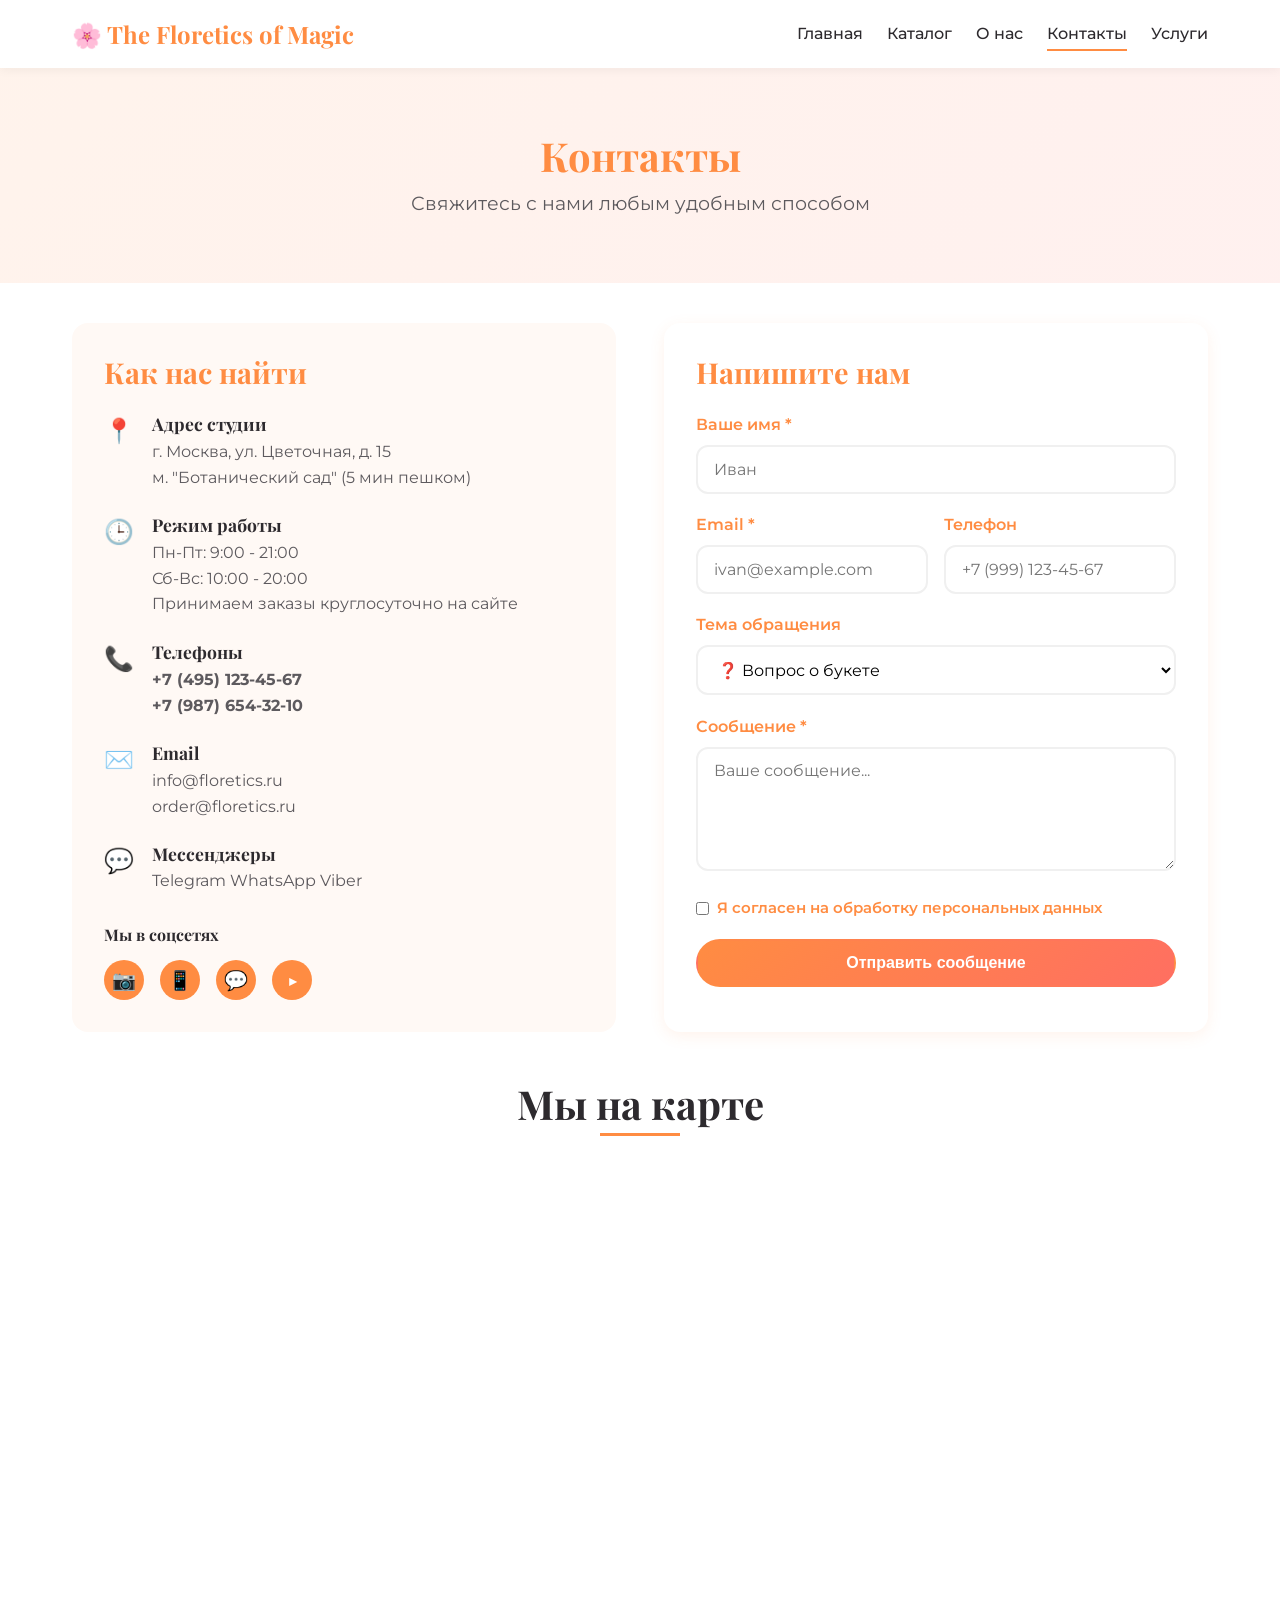
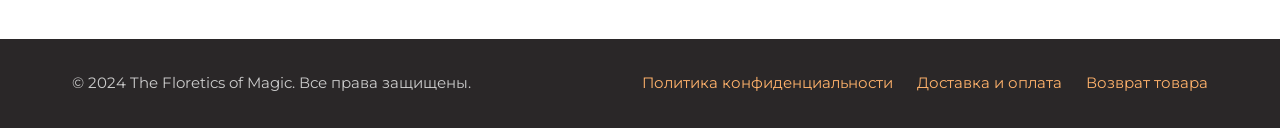
<file: contacts.html>
﻿<!DOCTYPE html>
<html lang="ru">
<head>
    <meta charset="UTF-8">
    <meta name="viewport" content="width=device-width, initial-scale=1.0">
    <title>The Floretics of Magic - Контакты</title>
    <!-- Google Fonts -->
    <link rel="preconnect" href="https://fonts.googleapis.com">
    <link rel="preconnect" href="https://fonts.gstatic.com" crossorigin>
    <link href="https://fonts.googleapis.com/css2?family=Montserrat:wght@300;400;600;700&family=Playfair+Display:ital@1&display=swap" rel="stylesheet">
    <link rel="stylesheet" href="css/style.css">
</head>
<body>
    <header class="header" id="header">
        <div class="container">
            <div class="header__inner">
                <div class="logo">
                    <a href="index.html">🌸 The Floretics of Magic</a>
                </div>
                <nav class="nav">
                    <ul class="nav__list">
                        <li class="nav__item"><a href="index.html" class="nav__link">Главная</a></li>
                        <li class="nav__item"><a href="catalog.html" class="nav__link">Каталог</a></li>
                        <li class="nav__item"><a href="about.html" class="nav__link">О нас</a></li>
                        <li class="nav__item"><a href="contacts.html" class="nav__link active">Контакты</a></li>
                        <li class="nav__item dropdown">
                            <a href="#" class="nav__link">Услуги</a>
                            <ul class="dropdown__content">
                                <li><a href="design.html">Оформление</a></li>
                                <li><a href="delivery.html">Доставка</a></li>
                                <li><a href="consultation.html">Консультация</a></li>
                            </ul>
                        </li>
                    </ul>
                </nav>
            </div>
        </div>
    </header>

    <main>
        <!-- Заголовок страницы -->
        <section class="page-header">
            <div class="container">
                <h1 class="page-title">Контакты</h1>
                <p class="page-subtitle">Свяжитесь с нами любым удобным способом</p>
            </div>
        </section>

        <!-- Контактная информация и форма -->
        <section class="contacts-section">
            <div class="container">
                <div class="contacts-grid">
                    <!-- Левая колонка - контактная информация (ОДИН РАЗ) -->
                    <div class="contacts-info">
                        <h2 class="contacts-info__title">Как нас найти</h2>

                        <div class="contact-block">
                            <div class="contact-icon">📍</div>
                            <div class="contact-details">
                                <h4>Адрес студии</h4>
                                <p>г. Москва, ул. Цветочная, д. 15</p>
                                <p class="contact-sub">м. "Ботанический сад" (5 мин пешком)</p>
                            </div>
                        </div>

                        <div class="contact-block">
                            <div class="contact-icon">🕒</div>
                            <div class="contact-details">
                                <h4>Режим работы</h4>
                                <p>Пн-Пт: 9:00 - 21:00</p>
                                <p>Сб-Вс: 10:00 - 20:00</p>
                                <p class="contact-sub">Принимаем заказы круглосуточно на сайте</p>
                            </div>
                        </div>

                        <div class="contact-block">
                            <div class="contact-icon">📞</div>
                            <div class="contact-details">
                                <h4>Телефоны</h4>
                                <p><a href="tel:+74951234567" class="contact-phone">+7 (495) 123-45-67</a></p>
                                <p><a href="tel:+79876543210" class="contact-phone">+7 (987) 654-32-10</a></p>
                            </div>
                        </div>

                        <div class="contact-block">
                            <div class="contact-icon">✉️</div>
                            <div class="contact-details">
                                <h4>Email</h4>
                                <p><a href="mailto:info@floretics.ru" class="contact-email">info@floretics.ru</a></p>
                                <p><a href="mailto:order@floretics.ru" class="contact-email">order@floretics.ru</a></p>
                            </div>
                        </div>

                        <div class="contact-block">
                            <div class="contact-icon">💬</div>
                            <div class="contact-details">
                                <h4>Мессенджеры</h4>
                                <div class="messenger-links">
                                    <a href="https://t.me/floretics" target="_blank" class="messenger-link">Telegram</a>
                                    <a href="https://wa.me/79876543210" target="_blank" class="messenger-link">WhatsApp</a>
                                    <a href="viber://chat?number=79876543210" target="_blank" class="messenger-link">Viber</a>
                                </div>
                            </div>
                        </div>

                        <div class="social-links">
                            <h4>Мы в соцсетях</h4>
                            <div class="social-icons">
                                <a href="#" class="social-icon">📷</a>
                                <a href="#" class="social-icon">📱</a>
                                <a href="#" class="social-icon">💬</a>
                                <a href="#" class="social-icon">▶️</a>
                            </div>
                        </div>
                    </div>

                    <!-- Правая колонка - форма обратной связи -->
                    <div class="contacts-form">
                        <h2 class="contacts-form__title">Напишите нам</h2>
                        <form action="#" method="post" class="contact-form" id="contactForm">
                            <div class="form-group">
                                <label for="name">Ваше имя *</label>
                                <input type="text" id="name" name="name" placeholder="Иван" required>
                            </div>

                            <div class="form-row">
                                <div class="form-group half">
                                    <label for="email">Email *</label>
                                    <input type="email" id="email" name="email" placeholder="ivan@example.com" required>
                                </div>
                                <div class="form-group half">
                                    <label for="phone">Телефон</label>
                                    <input type="tel" id="phone" name="phone" placeholder="+7 (999) 123-45-67">
                                </div>
                            </div>

                            <div class="form-group">
                                <label for="subject">Тема обращения</label>
                                <select id="subject" name="subject">
                                    <option value="question">❓ Вопрос о букете</option>
                                    <option value="order">📦 Заказ</option>
                                    <option value="collaboration">🤝 Сотрудничество</option>
                                    <option value="other">💭 Другое</option>
                                </select>
                            </div>

                            <div class="form-group">
                                <label for="message">Сообщение *</label>
                                <textarea id="message" name="message" rows="5" placeholder="Ваше сообщение..." required></textarea>
                            </div>

                            <div class="form-group checkbox">
                                <input type="checkbox" id="agree" required>
                                <label for="agree">Я согласен на обработку персональных данных</label>
                            </div>

                            <button type="submit" class="btn btn--primary btn--full" id="submitBtn">Отправить сообщение</button>
                        </form>

                        <div class="success-message" id="successMessage" style="display: none;">
                            <div class="success-icon">✅</div>
                            <h3>Сообщение отправлено!</h3>
                            <p>Мы свяжемся с вами в ближайшее время</p>
                            <button class="btn" onclick="hideSuccessMessage()">Закрыть</button>
                        </div>
                    </div>
                </div>
            </div>
        </section>

        <!-- Карта -->
        <section class="map-section">
            <div class="container">
                <h2 class="section-title">Мы на карте</h2>
                <div class="map-container">
                    <iframe src="https://www.google.com/maps/embed?pb=!1m18!1m12!1m3!1d2245.123456789!2d37.6!3d55.7!2m3!1f0!2f0!3f0!3m2!1i1024!2i768!4f13.1!3m3!1m2!1s0x0%3A0x0!2zNTXCsDQyJzAwLjAiTiAzN8KwMzYnMDAuMCJF!5e0!3m2!1sru!2sru!4v1234567890" width="100%" height="400" style="border:0;" allowfullscreen="" loading="lazy"></iframe>
                </div>
            </div>
        </section>
    </main>

    <footer class="footer">
        <div class="container">
            <div class="footer__inner">
                <p>&copy; 2024 The Floretics of Magic. Все права защищены.</p>
                <ul class="footer__links">
                    <li><a href="policy.html">Политика конфиденциальности</a></li>
                    <li><a href="delivery.html">Доставка и оплата</a></li>
                    <li><a href="return.html">Возврат товара</a></li>
                </ul>
            </div>
        </div>
    </footer>

    <script>
        window.addEventListener('scroll', function () {
            const header = document.getElementById('header');
            if (window.scrollY > 50) {
                header.classList.add('header-scrolled');
            } else {
                header.classList.remove('header-scrolled');
            }
        });

        // Форма обратной связи
        document.getElementById('contactForm')?.addEventListener('submit', function (e) {
            e.preventDefault();

            document.getElementById('contactForm').style.display = 'none';
            document.getElementById('successMessage').style.display = 'block';
        });

        function hideSuccessMessage() {
            document.getElementById('contactForm').style.display = 'block';
            document.getElementById('successMessage').style.display = 'none';
            document.getElementById('contactForm').reset();
        }
    </script>
</body>
</html>
</html>
</file>
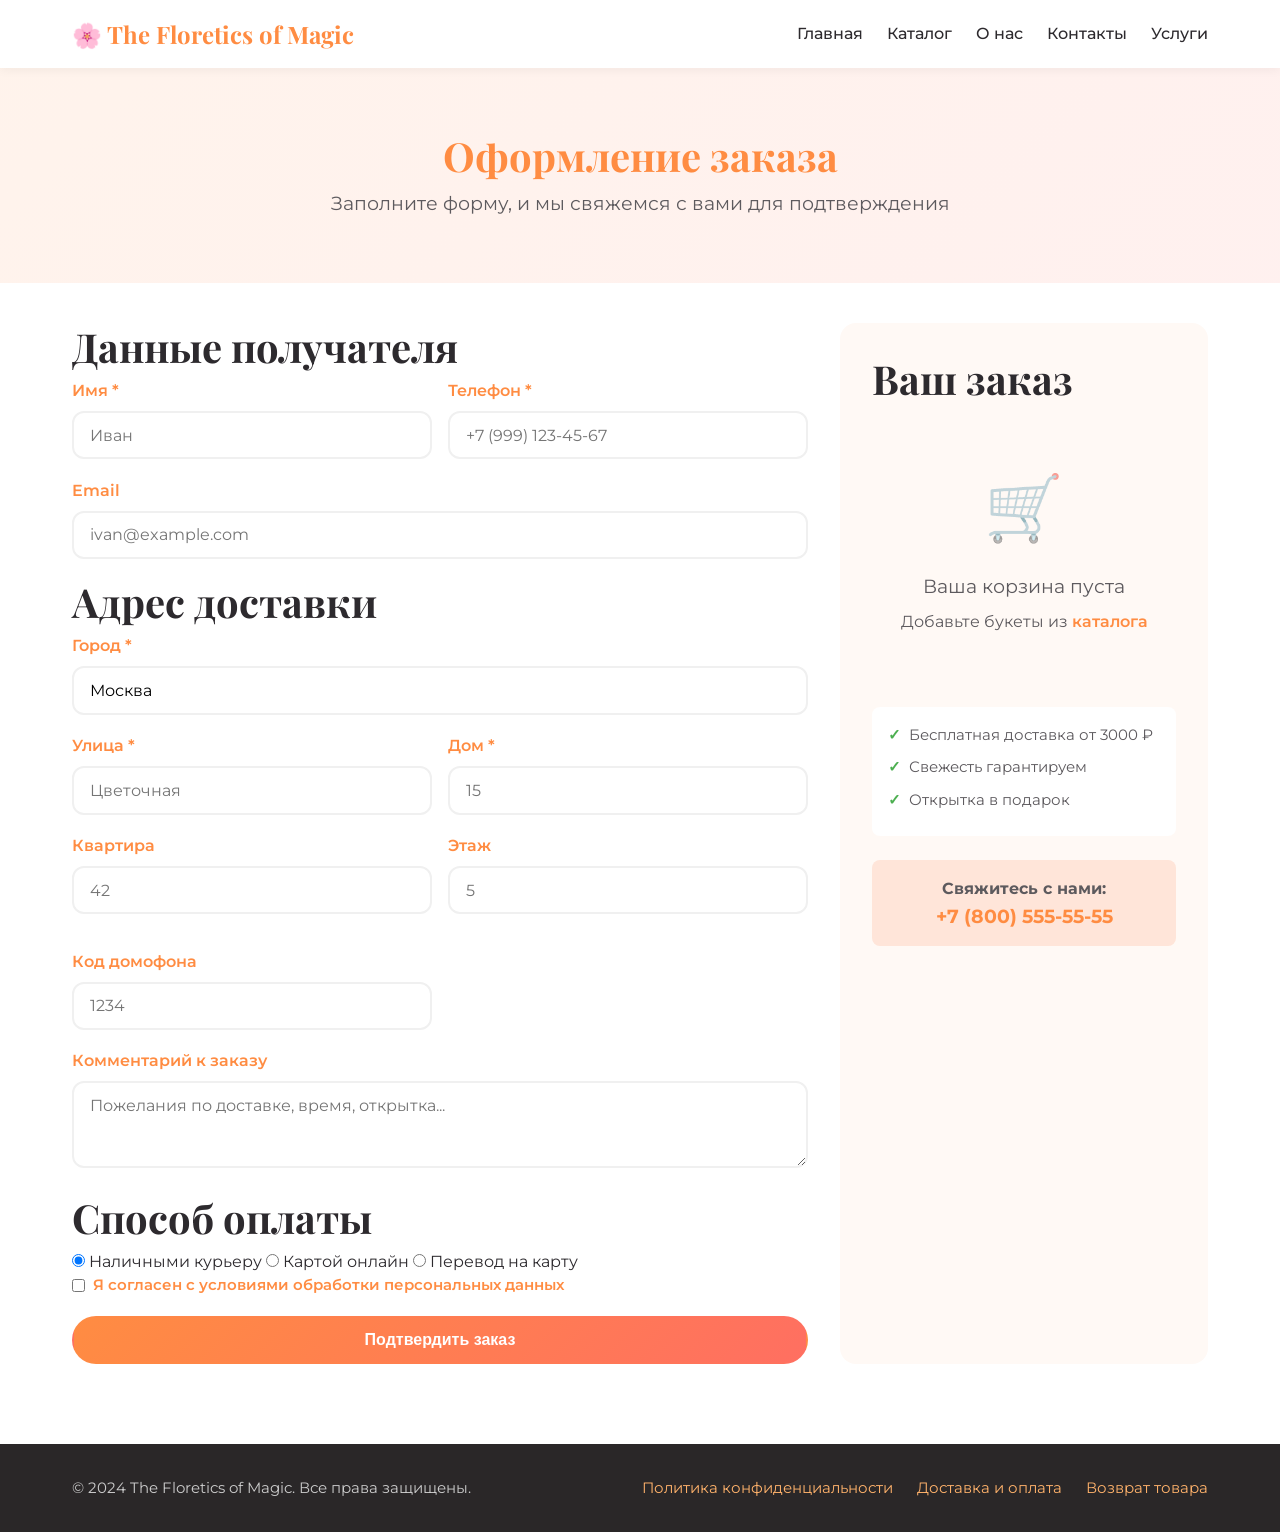
<file: order.html>
﻿<!DOCTYPE html>
<html lang="ru">
<head>
    <meta charset="UTF-8">
    <meta name="viewport" content="width=device-width, initial-scale=1.0">
    <title>The Floretics of Magic - Оформление заказа</title>
    <!-- Google Fonts -->
    <link rel="preconnect" href="https://fonts.googleapis.com">
    <link rel="preconnect" href="https://fonts.gstatic.com" crossorigin>
    <link href="https://fonts.googleapis.com/css2?family=Montserrat:wght@300;400;600;700&family=Playfair+Display:ital@1&display=swap" rel="stylesheet">
    <link rel="stylesheet" href="css/style.css">
    <style>
        /* Дополнительные стили для корзины */
        .cart-item {
            display: flex;
            justify-content: space-between;
            align-items: center;
            padding: 1rem 0;
            border-bottom: 1px solid #eee;
        }

            .cart-item:last-child {
                border-bottom: none;
            }

        .cart-item__info {
            flex: 1;
        }

        .cart-item__title {
            font-size: 1.1rem;
            font-weight: 600;
            margin-bottom: 0.3rem;
        }

        .cart-item__price {
            color: var(--color-primary);
            font-weight: 700;
        }

        .cart-item__quantity-controls {
            display: flex;
            align-items: center;
            gap: 0.8rem;
            margin: 0 1rem;
        }

        .quantity-btn {
            width: 30px;
            height: 30px;
            border-radius: 50%;
            border: 2px solid var(--color-primary);
            background: white;
            color: var(--color-primary);
            font-size: 1.2rem;
            font-weight: bold;
            cursor: pointer;
            display: flex;
            align-items: center;
            justify-content: center;
            transition: var(--transition);
        }

            .quantity-btn:hover {
                background: var(--color-primary);
                color: white;
            }

        .quantity-value {
            font-size: 1.1rem;
            font-weight: 600;
            min-width: 30px;
            text-align: center;
        }

        .cart-item__remove {
            background: none;
            border: none;
            font-size: 1.2rem;
            cursor: pointer;
            color: #999;
            padding: 0.5rem;
            transition: var(--transition);
        }

            .cart-item__remove:hover {
                color: #ff0000;
                transform: scale(1.1);
            }

        .cart-empty {
            text-align: center;
            padding: 3rem 1rem;
        }

        .cart-empty-icon {
            font-size: 4rem;
            margin-bottom: 1rem;
            opacity: 0.5;
        }

        .cart-empty-text {
            font-size: 1.2rem;
            color: var(--color-text-light);
            margin-bottom: 0.5rem;
        }

        .cart-empty-subtext a {
            color: var(--color-primary);
            text-decoration: none;
            font-weight: 600;
        }

            .cart-empty-subtext a:hover {
                text-decoration: underline;
            }

        .cart-totals {
            margin: 1.5rem 0;
            padding: 1rem 0;
            border-top: 2px dashed #ddd;
            border-bottom: 2px dashed #ddd;
        }

        .cart-subtotal,
        .cart-delivery,
        .cart-discount,
        .cart-total {
            display: flex;
            justify-content: space-between;
            margin-bottom: 0.5rem;
        }

        .cart-total {
            font-size: 1.2rem;
            font-weight: 700;
            color: var(--color-primary);
            margin-top: 0.5rem;
            padding-top: 0.5rem;
            border-top: 1px solid #eee;
        }

        .cart-discount {
            color: #4CAF50;
        }

        .promo-input {
            display: flex;
            gap: 0.5rem;
            margin: 1rem 0;
        }

            .promo-input input {
                flex: 1;
                padding: 0.8rem;
                border: 2px solid #eee;
                border-radius: 8px;
                font-family: inherit;
            }

                .promo-input input:focus {
                    outline: none;
                    border-color: var(--color-primary);
                }

        .promo-message {
            font-size: 0.9rem;
            margin-top: 0.3rem;
        }

        .cart-info {
            margin-top: 1.5rem;
            padding: 1rem;
            background: white;
            border-radius: 8px;
        }

            .cart-info p {
                margin-bottom: 0.5rem;
                color: var(--color-text-light);
                display: flex;
                align-items: center;
                gap: 0.5rem;
            }

                .cart-info p::before {
                    content: '✓';
                    color: #4CAF50;
                    font-weight: bold;
                }

        .cart-contact {
            margin-top: 1.5rem;
            text-align: center;
            padding: 1rem;
            background: var(--color-secondary);
            border-radius: 8px;
        }

        .contact-phone {
            font-size: 1.2rem;
            font-weight: 700;
            color: var(--color-primary);
            text-decoration: none;
        }

            .contact-phone:hover {
                text-decoration: underline;
            }
    </style>
</head>
<body>
    <header class="header" id="header">
        <div class="container">
            <div class="header__inner">
                <div class="logo">
                    <a href="index.html">🌸 The Floretics of Magic</a>
                </div>
                <nav class="nav">
                    <ul class="nav__list">
                        <li class="nav__item"><a href="index.html" class="nav__link">Главная</a></li>
                        <li class="nav__item"><a href="catalog.html" class="nav__link">Каталог</a></li>
                        <li class="nav__item"><a href="about.html" class="nav__link">О нас</a></li>
                        <li class="nav__item"><a href="contacts.html" class="nav__link">Контакты</a></li>
                        <li class="nav__item dropdown">
                            <a href="#" class="nav__link">Услуги</a>
                            <ul class="dropdown__content">
                                <li><a href="#">Оформление</a></li>
                                <li><a href="#">Доставка</a></li>
                                <li><a href="#">Консультация</a></li>
                            </ul>
                        </li>
                    </ul>
                </nav>
            </div>
        </div>
    </header>

    <main>
        <!-- Заголовок страницы -->
        <section class="page-header">
            <div class="container">
                <h1 class="page-title">Оформление заказа</h1>
                <p class="page-subtitle">Заполните форму, и мы свяжемся с вами для подтверждения</p>
            </div>
        </section>

        <!-- Форма заказа -->
        <section class="order-section">
            <div class="container">
                <div class="order-grid">
                    <!-- Левая колонка - форма -->
                    <div class="order-form-container">
                        <h2 class="order-form__title">Данные получателя</h2>
                        <form action="#" method="post" class="order-form" id="orderForm">
                            <div class="form-row">
                                <div class="form-group half">
                                    <label for="order-name">Имя *</label>
                                    <input type="text" id="order-name" name="name" placeholder="Иван" required>
                                </div>
                                <div class="form-group half">
                                    <label for="order-phone">Телефон *</label>
                                    <input type="tel" id="order-phone" name="phone" placeholder="+7 (999) 123-45-67" required>
                                </div>
                            </div>

                            <div class="form-group">
                                <label for="order-email">Email</label>
                                <input type="email" id="order-email" name="email" placeholder="ivan@example.com">
                            </div>

                            <h2 class="order-form__title">Адрес доставки</h2>
                            <div class="form-group">
                                <label for="order-city">Город *</label>
                                <input type="text" id="order-city" name="city" value="Москва" required>
                            </div>

                            <div class="form-row">
                                <div class="form-group half">
                                    <label for="order-street">Улица *</label>
                                    <input type="text" id="order-street" name="street" placeholder="Цветочная" required>
                                </div>
                                <div class="form-group half">
                                    <label for="order-house">Дом *</label>
                                    <input type="text" id="order-house" name="house" placeholder="15" required>
                                </div>
                            </div>

                            <div class="form-row">
                                <div class="form-group third">
                                    <label for="order-apartment">Квартира</label>
                                    <input type="text" id="order-apartment" name="apartment" placeholder="42">
                                </div>
                                <div class="form-group third">
                                    <label for="order-floor">Этаж</label>
                                    <input type="text" id="order-floor" name="floor" placeholder="5">
                                </div>
                                <div class="form-group third">
                                    <label for="order-code">Код домофона</label>
                                    <input type="text" id="order-code" name="code" placeholder="1234">
                                </div>
                            </div>

                            <div class="form-group">
                                <label for="order-comment">Комментарий к заказу</label>
                                <textarea id="order-comment" name="comment" rows="3" placeholder="Пожелания по доставке, время, открытка..."></textarea>
                            </div>

                            <h2 class="order-form__title">Способ оплаты</h2>
                            <div class="payment-options">
                                <label class="payment-option">
                                    <input type="radio" name="payment" value="cash" checked>
                                    <span>Наличными курьеру</span>
                                </label>
                                <label class="payment-option">
                                    <input type="radio" name="payment" value="card">
                                    <span>Картой онлайн</span>
                                </label>
                                <label class="payment-option">
                                    <input type="radio" name="payment" value="transfer">
                                    <span>Перевод на карту</span>
                                </label>
                            </div>

                            <div class="form-group checkbox">
                                <input type="checkbox" id="order-agree" required>
                                <label for="order-agree">Я согласен с условиями обработки персональных данных</label>
                            </div>

                            <button type="submit" class="btn btn--primary btn--full" id="submitOrder">Подтвердить заказ</button>
                        </form>
                    </div>

                    <!-- Правая колонка - КОРЗИНА -->
                    <div class="order-cart">
                        <h2 class="order-cart__title">Ваш заказ</h2>

                        <!-- Пустая корзина (будет показана, если нет товаров) -->
                        <div class="cart-empty" id="cartEmpty">
                            <div class="cart-empty-icon">🛒</div>
                            <p class="cart-empty-text">Ваша корзина пуста</p>
                            <p class="cart-empty-subtext">Добавьте букеты из <a href="catalog.html">каталога</a></p>
                        </div>

                        <!-- Контейнер для товаров -->
                        <div class="cart-items" id="cartItems"></div>

                        <!-- Итоги корзины -->
                        <div class="cart-totals" id="cartTotals">
                            <div class="cart-subtotal">
                                <span>Товары:</span>
                                <span id="subtotal">0 ₽</span>
                            </div>
                            <div class="cart-delivery">
                                <span>Доставка:</span>
                                <span id="delivery">Бесплатно</span>
                            </div>
                            <div class="cart-total">
                                <span>Итого:</span>
                                <span id="total">0 ₽</span>
                            </div>
                        </div>

                        <!-- Промокод -->
                        <div class="cart-promo" id="cartPromo">
                            <p>Есть промокод?</p>
                            <div class="promo-input">
                                <input type="text" id="promoCode" placeholder="Введите промокод">
                                <button class="btn btn--small" id="applyPromo">Применить</button>
                            </div>
                            <div class="promo-message" id="promoMessage"></div>
                        </div>

                        <!-- Преимущества -->
                        <div class="cart-info">
                            <p>Бесплатная доставка от 3000 ₽</p>
                            <p>Свежесть гарантируем</p>
                            <p>Открытка в подарок</p>
                        </div>

                        <!-- Контактный телефон -->
                        <div class="cart-contact">
                            <p><strong>Свяжитесь с нами:</strong></p>
                            <a href="tel:+78005555555" class="contact-phone">+7 (800) 555-55-55</a>
                        </div>
                    </div>
                </div>
            </div>
        </section>

        <!-- Сообщение об успешном заказе -->
        <div class="success-message" id="orderSuccess" style="display: none;">
            <div class="success-icon">✅</div>
            <h3>Заказ оформлен!</h3>
            <p>Спасибо за ваш заказ. Мы свяжемся с вами в ближайшее время для подтверждения.</p>
            <a href="index.html" class="btn">Вернуться на главную</a>
        </div>
    </main>

    <footer class="footer">
        <div class="container">
            <div class="footer__inner">
                <p>&copy; 2024 The Floretics of Magic. Все права защищены.</p>
                <ul class="footer__links">
                    <li><a href="#">Политика конфиденциальности</a></li>
                    <li><a href="#">Доставка и оплата</a></li>
                    <li><a href="#">Возврат товара</a></li>
                </ul>
            </div>
        </div>
    </footer>

    <script>
        // Скрипт для изменения шапки при скролле
        window.addEventListener('scroll', function () {
            const header = document.getElementById('header');
            if (window.scrollY > 50) {
                header.classList.add('header-scrolled');
            } else {
                header.classList.remove('header-scrolled');
            }
        });

        // ===== РАБОТА С КОРЗИНОЙ (ЗАГРУЗКА ИЗ localStorage) =====

        // Загружаем корзину из localStorage
        let cartItems = JSON.parse(localStorage.getItem('cart')) || [];

        let appliedPromo = null;
        const promoCodes = {
            'FLOWER10': 10,
            'FLOWER20': 20,
            'WELCOME': 15
        };

        // Функция сохранения корзины в localStorage
        function saveCart() {
            localStorage.setItem('cart', JSON.stringify(cartItems));
        }

        // Функция обновления отображения корзины
        function updateCartDisplay() {
            const cartEmpty = document.getElementById('cartEmpty');
            const cartItemsDiv = document.getElementById('cartItems');
            const cartTotals = document.getElementById('cartTotals');
            const cartPromo = document.getElementById('cartPromo');

            if (cartItems.length === 0) {
                // Показываем пустую корзину
                cartEmpty.style.display = 'block';
                cartItemsDiv.style.display = 'none';
                cartTotals.style.display = 'none';
                cartPromo.style.display = 'none';
                return;
            }

            // Скрываем пустую корзину, показываем товары
            cartEmpty.style.display = 'none';
            cartItemsDiv.style.display = 'block';
            cartTotals.style.display = 'block';
            cartPromo.style.display = 'block';

            // Очищаем и перестраиваем список товаров
            cartItemsDiv.innerHTML = '';

            cartItems.forEach(item => {
                const itemDiv = document.createElement('div');
                itemDiv.className = 'cart-item';
                itemDiv.dataset.id = item.id;
                itemDiv.innerHTML = `
                        <div class="cart-item__info">
                            <div class="cart-item__title">${item.name}</div>
                            <div class="cart-item__price">${item.price} ₽</div>
                        </div>
                        <div class="cart-item__quantity-controls">
                            <button class="quantity-btn minus" data-id="${item.id}">−</button>
                            <span class="quantity-value" id="quantity-${item.id}">${item.quantity}</span>
                            <button class="quantity-btn plus" data-id="${item.id}">+</button>
                        </div>
                        <button class="cart-item__remove" data-id="${item.id}">✕</button>
                    `;
                cartItemsDiv.appendChild(itemDiv);
            });

            // Добавляем обработчики для новых кнопок
            document.querySelectorAll('.quantity-btn.plus').forEach(btn => {
                btn.addEventListener('click', function () {
                    const id = parseInt(this.dataset.id);
                    const item = cartItems.find(item => item.id === id);
                    if (item) {
                        item.quantity++;
                        saveCart();
                        updateCartDisplay();
                    }
                });
            });

            document.querySelectorAll('.quantity-btn.minus').forEach(btn => {
                btn.addEventListener('click', function () {
                    const id = parseInt(this.dataset.id);
                    const item = cartItems.find(item => item.id === id);
                    if (item && item.quantity > 1) {
                        item.quantity--;
                        saveCart();
                        updateCartDisplay();
                    }
                });
            });

            document.querySelectorAll('.cart-item__remove').forEach(btn => {
                btn.addEventListener('click', function () {
                    const id = parseInt(this.dataset.id);
                    cartItems = cartItems.filter(item => item.id !== id);
                    saveCart();
                    updateCartDisplay();
                });
            });

            // Рассчитываем суммы
            const subtotal = cartItems.reduce((sum, item) => sum + (item.price * item.quantity), 0);
            const delivery = subtotal >= 3000 ? 0 : 300;
            const discount = appliedPromo ? Math.round(subtotal * (appliedPromo / 100)) : 0;
            const total = subtotal - discount + (delivery === 0 ? 0 : delivery);

            // Обновляем отображение
            document.getElementById('subtotal').textContent = subtotal.toLocaleString() + ' ₽';

            if (delivery === 0) {
                document.getElementById('delivery').textContent = 'Бесплатно';
            } else {
                document.getElementById('delivery').textContent = delivery + ' ₽';
            }

            // Показываем скидку, если есть
            const oldDiscount = document.getElementById('discount');
            if (oldDiscount) oldDiscount.remove();

            if (discount > 0) {
                const discountElement = document.createElement('div');
                discountElement.id = 'discount';
                discountElement.className = 'cart-discount';
                discountElement.innerHTML = `<span>Скидка (${appliedPromo}%):</span><span>-${discount.toLocaleString()} ₽</span>`;

                const totalsDiv = document.querySelector('.cart-totals');
                totalsDiv.insertBefore(discountElement, document.querySelector('.cart-total'));
            }

            document.getElementById('total').textContent = total.toLocaleString() + ' ₽';
        }

        // Обработчик для промокода
        document.getElementById('applyPromo')?.addEventListener('click', function () {
            if (cartItems.length === 0) {
                alert('Сначала добавьте товары в корзину');
                return;
            }

            const promoInput = document.getElementById('promoCode');
            const promoMessage = document.getElementById('promoMessage');
            const code = promoInput.value.trim().toUpperCase();

            if (promoCodes[code]) {
                appliedPromo = promoCodes[code];
                promoMessage.textContent = `Промокод применен! Скидка ${appliedPromo}%`;
                promoMessage.style.color = '#4CAF50';
                updateCartDisplay();
            } else {
                promoMessage.textContent = 'Неверный промокод';
                promoMessage.style.color = '#ff0000';
            }
        });

        // Обработчик отправки формы заказа
        document.getElementById('orderForm').addEventListener('submit', function (e) {
            e.preventDefault();

            // Проверка, что корзина не пуста
            if (cartItems.length === 0) {
                alert('Ваша корзина пуста. Добавьте букеты из каталога.');
                return;
            }

            // Проверка заполнения обязательных полей
            const name = document.getElementById('order-name').value;
            const phone = document.getElementById('order-phone').value;
            const street = document.getElementById('order-street').value;
            const house = document.getElementById('order-house').value;
            const agree = document.getElementById('order-agree').checked;

            if (!name || !phone || !street || !house || !agree) {чч
                alert('Пожалуйста, заполните все обязательные поля');
                return;
            }

            // Проверка телефона (простая)
            if (phone.replace(/[^\d]/g, '').length < 10) {
                alert('Введите корректный номер телефона');
                return;
            }

            // Очищаем корзину после успешного заказа
            localStorage.removeItem('cart');

            // Скрываем форму и показываем сообщение об успехе
            document.querySelector('.order-section').style.display = 'none';
            document.getElementById('orderSuccess').style.display = 'block';
        });

        // Инициализация при загрузке страницы
        document.addEventListener('DOMContentLoaded', function () {
            updateCartDisplay();

            // Если есть товары в корзине, показываем их
            console.log('Загружено товаров из localStorage:', cartItems.length);
        });
    </script>
</body>

</html>
</file>
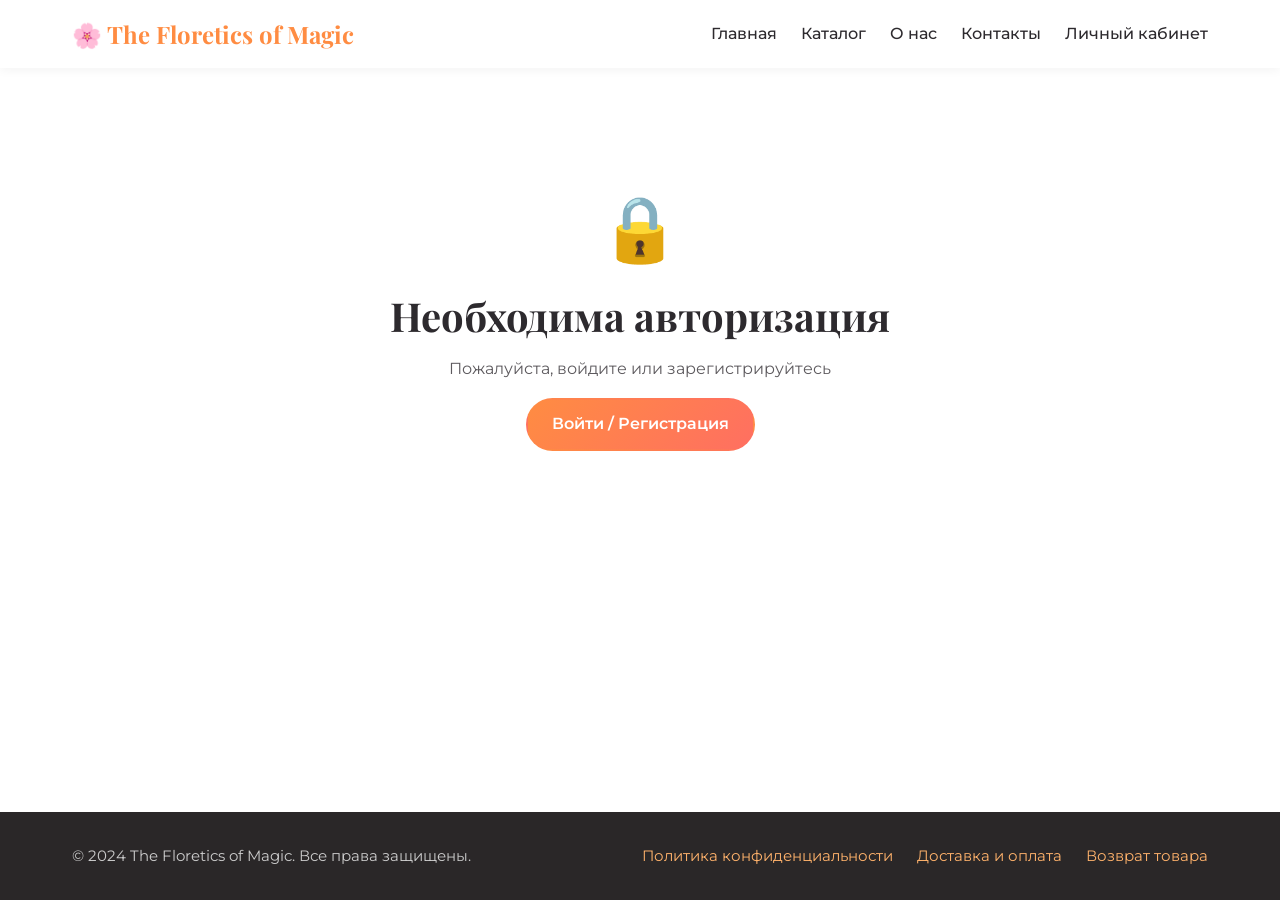
<file: profile.html>
﻿<!DOCTYPE html>
<html lang="ru">
<head>
    <meta charset="UTF-8">
    <meta name="viewport" content="width=device-width, initial-scale=1.0">
    <title>The Floretics of Magic - Мой профиль</title>
    <!-- Google Fonts -->
    <link rel="preconnect" href="https://fonts.googleapis.com">
    <link rel="preconnect" href="https://fonts.gstatic.com" crossorigin>
    <link href="https://fonts.googleapis.com/css2?family=Montserrat:wght@300;400;600;700&family=Playfair+Display:ital@1&display=swap" rel="stylesheet">
    <link rel="stylesheet" href="css/style.css">
    <style>
        .profile-section {
            padding: 3rem 0;
            min-height: 60vh;
        }

        .profile-container {
            max-width: 800px;
            margin: 0 auto;
        }

        .profile-header {
            background: linear-gradient(135deg, var(--color-primary), var(--color-gradient-end));
            color: white;
            padding: 2rem;
            border-radius: var(--border-radius) var(--border-radius) 0 0;
            text-align: center;
        }

        .profile-avatar {
            font-size: 5rem;
            margin-bottom: 1rem;
        }

        .profile-header h1 {
            color: white;
            margin-bottom: 0.5rem;
        }

        .profile-header p {
            opacity: 0.9;
        }

        .profile-content {
            background: white;
            padding: 2rem;
            border-radius: 0 0 var(--border-radius) var(--border-radius);
            box-shadow: var(--shadow);
        }

        .profile-info {
            margin-bottom: 2rem;
        }

        .info-row {
            display: flex;
            padding: 1rem 0;
            border-bottom: 1px solid #f0f0f0;
        }

        .info-label {
            width: 150px;
            font-weight: 600;
            color: var(--color-text-light);
        }

        .info-value {
            flex: 1;
            color: var(--color-text);
        }

        .profile-actions {
            display: flex;
            gap: 1rem;
            justify-content: center;
            margin-top: 2rem;
        }

        .orders-list {
            margin-top: 2rem;
        }

        .order-item {
            background: var(--color-card-bg);
            padding: 1.5rem;
            border-radius: var(--border-radius);
            margin-bottom: 1rem;
        }

        .order-header {
            display: flex;
            justify-content: space-between;
            margin-bottom: 1rem;
            padding-bottom: 0.5rem;
            border-bottom: 2px dashed #ddd;
        }

        .order-number {
            font-weight: 700;
            color: var(--color-primary);
        }

        .order-status {
            padding: 0.3rem 1rem;
            border-radius: 20px;
            font-size: 0.9rem;
            font-weight: 600;
        }

        .status-delivered {
            background: #4CAF50;
            color: white;
        }

        .status-processing {
            background: #ff9800;
            color: white;
        }

        .order-total {
            font-weight: 700;
            color: var(--color-primary);
        }
    </style>
</head>
<body>
    <header class="header" id="header">
        <div class="container">
            <div class="header__inner">
                <div class="logo">
                    <a href="index.html">🌸 The Floretics of Magic</a>
                </div>
                <nav class="nav">
                    <ul class="nav__list">
                        <li class="nav__item"><a href="index.html" class="nav__link">Главная</a></li>
                        <li class="nav__item"><a href="catalog.html" class="nav__link">Каталог</a></li>
                        <li class="nav__item"><a href="about.html" class="nav__link">О нас</a></li>
                        <li class="nav__item"><a href="contacts.html" class="nav__link">Контакты</a></li>
                        <li class="nav__item dropdown">
                            <a href="#" class="nav__link">Личный кабинет</a>
                            <ul class="dropdown__content" id="authDropdown"></ul>
                        </li>
                    </ul>
                </nav>
            </div>
        </div>
    </header>

    <main>
        <section class="profile-section">
            <div class="container">
                <div class="profile-container" id="profileContainer">
                    <!-- Динамически заполняется скриптом -->
                </div>
            </div>
        </section>
    </main>

    <footer class="footer">
        <div class="container">
            <div class="footer__inner">
                <p>&copy; 2024 The Floretics of Magic. Все права защищены.</p>
                <ul class="footer__links">
                    <li><a href="#">Политика конфиденциальности</a></li>
                    <li><a href="#">Доставка и оплата</a></li>
                    <li><a href="#">Возврат товара</a></li>
                </ul>
            </div>
        </div>
    </footer>

    <script>
        // Функция выхода
        function logout() {
            localStorage.removeItem('currentUser');
            window.location.href = 'index.html';
        }

        // Обновление меню авторизации
        function updateAuthMenu() {
            const dropdown = document.getElementById('authDropdown');
            if (!dropdown) return;

            const currentUser = JSON.parse(localStorage.getItem('currentUser'));

            if (currentUser) {
                dropdown.innerHTML = `
                    <li><a href="#" style="font-weight: bold; color: #ff8c42;">👤 ${currentUser.name}</a></li>
                    <li><a href="profile.html">Мой профиль</a></li>
                    <li><a href="orders.html">Мои заказы</a></li>
                    <li><a href="#" onclick="logout()">🚪 Выйти</a></li>
                `;
            } else {
                dropdown.innerHTML = `
                    <li><a href="register.html">🔑 Вход / Регистрация</a></li>
                `;
            }
        }

        // Загрузка профиля
        document.addEventListener('DOMContentLoaded', function() {
            updateAuthMenu();

            const currentUser = JSON.parse(localStorage.getItem('currentUser'));
            const container = document.getElementById('profileContainer');

            if (!currentUser) {
                // Если не авторизован, показываем сообщение
                container.innerHTML = `
                    <div style="text-align: center; padding: 4rem; background: white; border-radius: var(--border-radius);">
                        <div style="font-size: 4rem; margin-bottom: 1rem;">🔒</div>
                        <h2>Необходима авторизация</h2>
                        <p style="margin: 1rem 0; color: var(--color-text-light);">Пожалуйста, войдите или зарегистрируйтесь</p>
                        <a href="register.html" class="btn btn--primary">Войти / Регистрация</a>
                    </div>
                `;
                return;
            }

            // Загружаем тестовые заказы (в реальном проекте брались бы из БД)
            const orders = JSON.parse(localStorage.getItem('orders')) || [];
            const userOrders = orders.filter(o => o.userId === currentUser.id);

            let ordersHtml = '';
            if (userOrders.length > 0) {
                ordersHtml = '<h3 style="margin: 2rem 0 1rem;">Мои заказы</h3><div class="orders-list">';
                userOrders.forEach(order => {
                    ordersHtml += `
                        <div class="order-item">
                            <div class="order-header">
                                <span class="order-number">Заказ №${order.id}</span>
                                <span class="order-status ${order.status === 'delivered' ? 'status-delivered' : 'status-processing'}">
                                    ${order.status === 'delivered' ? 'Доставлен' : 'В обработке'}
                                </span>
                            </div>
                            <div style="display: flex; justify-content: space-between; margin-bottom: 0.5rem;">
                                <span>Дата: ${order.date}</span>
                                <span class="order-total">${order.total} ₽</span>
                            </div>
                            <div style="color: var(--color-text-light); font-size: 0.9rem;">
                                Товаров: ${order.items} шт.
                            </div>
                        </div>
                    `;
                });
                ordersHtml += '</div>';
            } else {
                ordersHtml = `
                    <div style="text-align: center; padding: 2rem; background: var(--color-card-bg); border-radius: var(--border-radius); margin-top: 2rem;">
                        <p style="margin-bottom: 1rem;">У вас пока нет заказов</p>
                        <a href="catalog.html" class="btn">Перейти в каталог</a>
                    </div>
                `;
            }

            // Отображаем профиль
            container.innerHTML = `
                <div class="profile-header">
                    <div class="profile-avatar">👤</div>
                    <h1>${currentUser.name}</h1>
                    <p>${currentUser.email}</p>
                </div>
                <div class="profile-content">
                    <div class="profile-info">
                        <h2 style="margin-bottom: 1.5rem;">Личные данные</h2>
                        <div class="info-row">
                            <span class="info-label">Имя:</span>
                            <span class="info-value">${currentUser.name}</span>
                        </div>
                        <div class="info-row">
                            <span class="info-label">Email:</span>
                            <span class="info-value">${currentUser.email}</span>
                        </div>
                        <div class="info-row">
                            <span class="info-label">Телефон:</span>
                            <span class="info-value">${currentUser.phone || 'Не указан'}</span>
                        </div>
                        <div class="info-row">
                            <span class="info-label">ID пользователя:</span>
                            <span class="info-value">#${currentUser.id}</span>
                        </div>
                    </div>

                    ${ordersHtml}

                    <div class="profile-actions">
                        <a href="catalog.html" class="btn">Продолжить покупки</a>
                        <a href="#" class="btn btn--secondary" onclick="logout()">Выйти</a>
                    </div>
                </div>
            `;
        });
    </script>
</body>
</html>
</file>
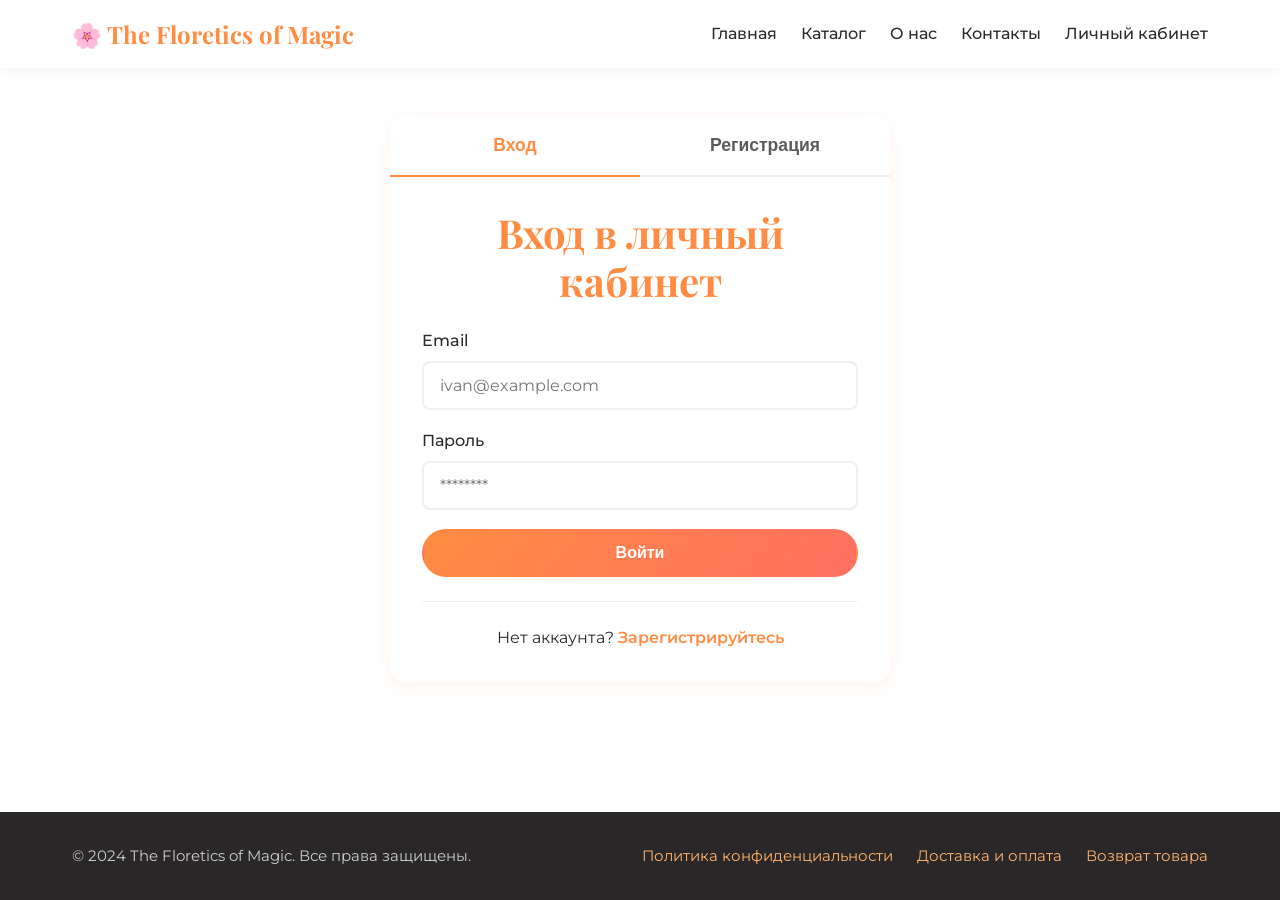
<file: register.html>
﻿<!DOCTYPE html>
<html lang="ru">
<head>
    <meta charset="UTF-8">
    <meta name="viewport" content="width=device-width, initial-scale=1.0">
    <title>The Floretics of Magic - Регистрация</title>
    <!-- Google Fonts -->
    <link rel="preconnect" href="https://fonts.googleapis.com">
    <link rel="preconnect" href="https://fonts.gstatic.com" crossorigin>
    <link href="https://fonts.googleapis.com/css2?family=Montserrat:wght@300;400;600;700&family=Playfair+Display:ital@1&display=swap" rel="stylesheet">
    <link rel="stylesheet" href="css/style.css">
    <style>
        .auth-section {
            padding: 3rem 0;
            min-height: 60vh;
            display: flex;
            align-items: center;
        }

        .auth-container {
            max-width: 500px;
            margin: 0 auto;
            background: white;
            border-radius: var(--border-radius);
            box-shadow: var(--shadow);
            overflow: hidden;
        }

        .auth-tabs {
            display: flex;
            border-bottom: 2px solid #f0f0f0;
        }

        .auth-tab {
            flex: 1;
            padding: 1.2rem;
            text-align: center;
            background: none;
            border: none;
            font-size: 1.1rem;
            font-weight: 600;
            color: var(--color-text-light);
            cursor: pointer;
            transition: var(--transition);
            position: relative;
        }

            .auth-tab.active {
                color: var(--color-primary);
            }

                .auth-tab.active::after {
                    content: '';
                    position: absolute;
                    bottom: -2px;
                    left: 0;
                    width: 100%;
                    height: 2px;
                    background: var(--color-primary);
                }

        .auth-form {
            padding: 2rem;
            display: none;
        }

            .auth-form.active {
                display: block;
            }

            .auth-form h2 {
                color: var(--color-primary);
                margin-bottom: 1.5rem;
                text-align: center;
            }

            .auth-form .form-group {
                margin-bottom: 1.2rem;
            }

            .auth-form label {
                display: block;
                margin-bottom: 0.5rem;
                font-weight: 500;
                color: var(--color-text);
            }

            .auth-form input {
                width: 100%;
                padding: 0.8rem 1rem;
                border: 2px solid #f0f0f0;
                border-radius: 8px;
                font-family: inherit;
                font-size: 1rem;
                transition: var(--transition);
            }

                .auth-form input:focus {
                    outline: none;
                    border-color: var(--color-primary);
                }

        .password-hint {
            font-size: 0.85rem;
            color: var(--color-text-light);
            margin-top: 0.3rem;
        }

        .auth-footer {
            text-align: center;
            margin-top: 1.5rem;
            padding-top: 1.5rem;
            border-top: 1px solid #f0f0f0;
        }

            .auth-footer a {
                color: var(--color-primary);
                text-decoration: none;
                font-weight: 600;
            }

                .auth-footer a:hover {
                    text-decoration: underline;
                }

        .error-message {
            color: #ff0000;
            font-size: 0.9rem;
            margin-top: 0.3rem;
            display: none;
        }

        .success-message {
            background: #4CAF50;
            color: white;
            padding: 1rem;
            border-radius: 8px;
            margin-bottom: 1rem;
            text-align: center;
            display: none;
        }

        .user-menu {
            display: flex;
            align-items: center;
            gap: 1rem;
        }

        .user-name {
            color: var(--color-primary);
            font-weight: 600;
        }

        .logout-btn {
            background: none;
            border: 2px solid var(--color-primary);
            color: var(--color-primary);
            padding: 0.4rem 1rem;
            border-radius: 20px;
            cursor: pointer;
            transition: var(--transition);
        }

            .logout-btn:hover {
                background: var(--color-primary);
                color: white;
            }
    </style>
</head>
<body>
    <header class="header" id="header">
        <div class="container">
            <div class="header__inner">
                <div class="logo">
                    <a href="index.html">🌸 The Floretics of Magic</a>
                </div>
                <nav class="nav">
                    <ul class="nav__list">
                        <li class="nav__item"><a href="index.html" class="nav__link">Главная</a></li>
                        <li class="nav__item"><a href="catalog.html" class="nav__link">Каталог</a></li>
                        <li class="nav__item"><a href="about.html" class="nav__link">О нас</a></li>
                        <li class="nav__item"><a href="contacts.html" class="nav__link">Контакты</a></li>
                        <li class="nav__item dropdown">
                            <a href="#" class="nav__link">Личный кабинет</a>
                            <ul class="dropdown__content" id="authDropdown">
                                <!-- Динамически заполняется скриптом -->
                            </ul>
                        </li>
                    </ul>
                </nav>
            </div>
        </div>
    </header>

    <main>
        <section class="auth-section">
            <div class="container">
                <div class="auth-container">
                    <div class="auth-tabs">
                        <button class="auth-tab active" onclick="switchTab('login')">Вход</button>
                        <button class="auth-tab" onclick="switchTab('register')">Регистрация</button>
                    </div>

                    <!-- Форма входа -->
                    <div class="auth-form active" id="loginForm">
                        <h2>Вход в личный кабинет</h2>
                        <div class="success-message" id="loginSuccess"></div>
                        <div class="error-message" id="loginError"></div>

                        <div class="form-group">
                            <label for="loginEmail">Email</label>
                            <input type="email" id="loginEmail" placeholder="ivan@example.com">
                        </div>

                        <div class="form-group">
                            <label for="loginPassword">Пароль</label>
                            <input type="password" id="loginPassword" placeholder="********">
                        </div>

                        <button class="btn btn--primary btn--full" onclick="login()">Войти</button>

                        <div class="auth-footer">
                            Нет аккаунта? <a href="#" onclick="switchTab('register')">Зарегистрируйтесь</a>
                        </div>
                    </div>

                    <!-- Форма регистрации -->
                    <div class="auth-form" id="registerForm">
                        <h2>Регистрация</h2>
                        <div class="success-message" id="registerSuccess"></div>
                        <div class="error-message" id="registerError"></div>

                        <div class="form-group">
                            <label for="regName">Имя *</label>
                            <input type="text" id="regName" placeholder="Иван">
                        </div>

                        <div class="form-group">
                            <label for="regEmail">Email *</label>
                            <input type="email" id="regEmail" placeholder="ivan@example.com">
                        </div>

                        <div class="form-group">
                            <label for="regPhone">Телефон</label>
                            <input type="tel" id="regPhone" placeholder="+7 (999) 123-45-67">
                        </div>

                        <div class="form-group">
                            <label for="regPassword">Пароль *</label>
                            <input type="password" id="regPassword" placeholder="Минимум 6 символов">
                            <div class="password-hint">Пароль должен содержать минимум 6 символов</div>
                        </div>

                        <div class="form-group">
                            <label for="regConfirmPassword">Подтверждение пароля *</label>
                            <input type="password" id="regConfirmPassword" placeholder="Повторите пароль">
                        </div>

                        <div class="form-group checkbox">
                            <input type="checkbox" id="regAgree">
                            <label for="regAgree">Я согласен на обработку персональных данных</label>
                        </div>

                        <button class="btn btn--primary btn--full" onclick="register()">Зарегистрироваться</button>

                        <div class="auth-footer">
                            Уже есть аккаунт? <a href="#" onclick="switchTab('login')">Войдите</a>
                        </div>
                    </div>
                </div>
            </div>
        </section>
    </main>

    <footer class="footer">
        <div class="container">
            <div class="footer__inner">
                <p>&copy; 2024 The Floretics of Magic. Все права защищены.</p>
                <ul class="footer__links">
                    <li><a href="#">Политика конфиденциальности</a></li>
                    <li><a href="#">Доставка и оплата</a></li>
                    <li><a href="#">Возврат товара</a></li>
                </ul>
            </div>
        </div>
    </footer>

    <script>
        // Переключение между вкладками
        function switchTab(tab) {
            const tabs = document.querySelectorAll('.auth-tab');
            const forms = document.querySelectorAll('.auth-form');

            tabs.forEach(t => t.classList.remove('active'));
            forms.forEach(f => f.classList.remove('active'));

            if (tab === 'login') {
                tabs[0].classList.add('active');
                document.getElementById('loginForm').classList.add('active');
            } else {
                tabs[1].classList.add('active');
                document.getElementById('registerForm').classList.add('active');
            }

            // Очищаем сообщения
            document.getElementById('loginError').style.display = 'none';
            document.getElementById('registerError').style.display = 'none';
            document.getElementById('loginSuccess').style.display = 'none';
            document.getElementById('registerSuccess').style.display = 'none';
        }

        // Функция регистрации
        function register() {
            const name = document.getElementById('regName').value.trim();
            const email = document.getElementById('regEmail').value.trim();
            const phone = document.getElementById('regPhone').value.trim();
            const password = document.getElementById('regPassword').value;
            const confirmPassword = document.getElementById('regConfirmPassword').value;
            const agree = document.getElementById('regAgree').checked;

            const errorDiv = document.getElementById('registerError');
            const successDiv = document.getElementById('registerSuccess');

            // Валидация
            if (!name || !email || !password || !confirmPassword) {
                showError('registerError', 'Пожалуйста, заполните все обязательные поля');
                return;
            }

            if (password.length < 6) {
                showError('registerError', 'Пароль должен содержать минимум 6 символов');
                return;
            }

            if (password !== confirmPassword) {
                showError('registerError', 'Пароли не совпадают');
                return;
            }

            if (!agree) {
                showError('registerError', 'Необходимо согласие на обработку данных');
                return;
            }

            // Проверка email
            const emailRegex = /^[^\s@]+@[^\s@]+\.[^\s@]+$/;
            if (!emailRegex.test(email)) {
                showError('registerError', 'Введите корректный email');
                return;
            }

            // Получаем существующих пользователей
            let users = JSON.parse(localStorage.getItem('users')) || [];

            // Проверяем, не занят ли email
            if (users.some(u => u.email === email)) {
                showError('registerError', 'Пользователь с таким email уже существует');
                return;
            }

            // Создаем нового пользователя
            const newUser = {
                id: Date.now(),
                name: name,
                email: email,
                phone: phone || '',
                password: password, // В реальном проекте нужно хешировать!
                registeredAt: new Date().toISOString()
            };

            users.push(newUser);
            localStorage.setItem('users', JSON.stringify(users));

            // Показываем успех
            successDiv.style.display = 'block';
            successDiv.textContent = 'Регистрация прошла успешно! Теперь вы можете войти.';
            errorDiv.style.display = 'none';

            // Очищаем форму
            document.getElementById('regName').value = '';
            document.getElementById('regEmail').value = '';
            document.getElementById('regPhone').value = '';
            document.getElementById('regPassword').value = '';
            document.getElementById('regConfirmPassword').value = '';
            document.getElementById('regAgree').checked = false;

            // Переключаем на вкладку входа через 2 секунды
            setTimeout(() => {
                switchTab('login');
            }, 2000);
        }

        // Функция входа
        function login() {
            const email = document.getElementById('loginEmail').value.trim();
            const password = document.getElementById('loginPassword').value;

            const errorDiv = document.getElementById('loginError');
            const successDiv = document.getElementById('loginSuccess');

            if (!email || !password) {
                showError('loginError', 'Заполните все поля');
                return;
            }

            // Получаем пользователей
            const users = JSON.parse(localStorage.getItem('users')) || [];

            // Ищем пользователя
            const user = users.find(u => u.email === email && u.password === password);

            if (user) {
                // Сохраняем текущего пользователя
                localStorage.setItem('currentUser', JSON.stringify({
                    id: user.id,
                    name: user.name,
                    email: user.email,
                    phone: user.phone
                }));

                successDiv.style.display = 'block';
                successDiv.textContent = 'Вход выполнен успешно! Перенаправляем...';
                errorDiv.style.display = 'none';

                // Обновляем меню
                updateAuthMenu();

                // Перенаправляем на главную через 1 секунду
                setTimeout(() => {
                    window.location.href = 'index.html';
                }, 1000);
            } else {
                showError('loginError', 'Неверный email или пароль');
            }
        }

        // Функция выхода
        function logout() {
            localStorage.removeItem('currentUser');
            updateAuthMenu();

            // Если мы на странице личного кабинета, перенаправляем на главную
            if (window.location.pathname.includes('register.html')) {
                window.location.href = 'index.html';
            }
        }

        // Обновление меню авторизации
        function updateAuthMenu() {
            const dropdown = document.getElementById('authDropdown');
            if (!dropdown) return;

            const currentUser = JSON.parse(localStorage.getItem('currentUser'));

            if (currentUser) {
                dropdown.innerHTML = `
                    <li><a href="#" style="font-weight: bold; color: #ff8c42;">👤 ${currentUser.name}</a></li>
                    <li><a href="profile.html">Мой профиль</a></li>
                    <li><a href="orders.html">Мои заказы</a></li>
                    <li><a href="#" onclick="logout()">🚪 Выйти</a></li>
                `;
            } else {
                dropdown.innerHTML = `
                    <li><a href="register.html">🔑 Вход / Регистрация</a></li>
                `;
            }
        }

        // Проверка авторизации при загрузке
        document.addEventListener('DOMContentLoaded', function() {
            updateAuthMenu();

            // Если пользователь уже авторизован и пытается зайти на страницу регистрации
            const currentUser = JSON.parse(localStorage.getItem('currentUser'));
            if (currentUser && window.location.pathname.includes('register.html')) {
                // Показываем сообщение, что он уже авторизован
                const container = document.querySelector('.auth-container');
                if (container) {
                    container.innerHTML = `
                        <div style="padding: 3rem; text-align: center;">
                            <div style="font-size: 4rem; margin-bottom: 1rem;">👤</div>
                            <h2>Вы уже авторизованы</h2>
                            <p style="margin: 1rem 0; color: var(--color-text-light);">Вы вошли как <strong>${currentUser.name}</strong></p>
                            <div style="display: flex; gap: 1rem; justify-content: center; margin-top: 2rem;">
                                <a href="index.html" class="btn">На главную</a>
                                <a href="#" class="btn btn--secondary" onclick="logout(); window.location.reload();">Выйти</a>
                            </div>
                        </div>
                    `;
                }
            }
        });

        // Вспомогательная функция для показа ошибок
        function showError(elementId, message) {
            const errorDiv = document.getElementById(elementId);
            errorDiv.style.display = 'block';
            errorDiv.textContent = message;

            // Скрываем успех
            const successId = elementId === 'loginError' ? 'loginSuccess' : 'registerSuccess';
            document.getElementById(successId).style.display = 'none';
        }
    </script>
</body>
</html>
</file>
<file: css/style.css>
﻿/*/* ===== CSS ПЕРЕМЕННЫЕ ===== */
:root {
    --color-primary: #ff8c42;
    --color-primary-dark: #e67e3a;
    --color-secondary: #ffe5d9;
    --color-accent: #ffb26b;
    --color-gradient-end: #ff6f61;
    --color-text: #2d2a2e;
    --color-text-light: #5d5a5e;
    --color-bg: #ffffff;
    --color-card-bg: #fff9f5;
    --font-main: 'Montserrat', -apple-system, BlinkMacSystemFont, 'Segoe UI', Roboto, sans-serif;
    --font-accent: 'Playfair Display', Georgia, serif;
    --border-radius: 16px;
    --shadow: 0 4px 15px rgba(255, 140, 66, 0.1);
    --shadow-hover: 0 10px 25px rgba(255, 140, 66, 0.2);
    --transition: all 0.3s ease;
    /* Отступы для мобильных */
    --mobile-padding: 16px;
    --tablet-padding: 24px;
    --desktop-padding: 32px;
}

/* ===== СБРОС И БАЗА ===== */
* {
    margin: 0;
    padding: 0;
    box-sizing: border-box;
}

html {
    font-size: 16px;
    -webkit-text-size-adjust: 100%;
    -webkit-tap-highlight-color: transparent;
}

body {
    font-family: var(--font-main);
    color: var(--color-text);
    line-height: 1.5;
    background-color: var(--color-bg);
    min-height: 100vh;
    display: flex;
    flex-direction: column;
    overflow-x: hidden;
}

main {
    flex: 1;
}

.container {
    width: 100%;
    max-width: 1200px;
    margin: 0 auto;
    padding: 0 var(--mobile-padding);
}

@media (min-width: 768px) {
    .container {
        padding: 0 var(--tablet-padding);
    }
}

@media (min-width: 1024px) {
    .container {
        padding: 0 var(--desktop-padding);
    }
}

img {
    max-width: 100%;
    height: auto;
    display: block;
    object-fit: cover;
}

/* ===== ТИПОГРАФИЯ ===== */
h1, h2, h3, h4 {
    font-family: var(--font-accent);
    font-weight: 700;
    line-height: 1.2;
    margin-bottom: 0.5rem;
    word-wrap: break-word;
}

h1 {
    font-size: clamp(2rem, 8vw, 3.5rem);
}

h2 {
    font-size: clamp(1.5rem, 6vw, 2.5rem);
}

h3 {
    font-size: clamp(1.2rem, 4vw, 1.5rem);
}

p {
    font-size: clamp(0.9rem, 3vw, 1rem);
    line-height: 1.6;
    color: var(--color-text-light);
}

.section-title {
    text-align: center;
    margin-bottom: clamp(2rem, 5vw, 3rem);
    position: relative;
    padding-bottom: 0.5rem;
}

    .section-title::after {
        content: '';
        position: absolute;
        bottom: 0;
        left: 50%;
        transform: translateX(-50%);
        width: min(80px, 30%);
        height: 3px;
        background-color: var(--color-primary);
    }

/* ===== ШАПКА ===== */
.header {
    background: white;
    box-shadow: 0 2px 10px rgba(0,0,0,0.05);
    position: sticky;
    top: 0;
    z-index: 1000;
    transition: var(--transition);
}

.header-scrolled {
    background: linear-gradient(135deg, var(--color-primary), var(--color-gradient-end));
}

    .header-scrolled .logo a,
    .header-scrolled .nav__link {
        color: white;
    }

        .header-scrolled .nav__link::before {
            background: white;
        }

.header__inner {
    display: flex;
    justify-content: space-between;
    align-items: center;
    padding: 1rem 0;
}

.logo a {
    font-size: clamp(1.2rem, 4vw, 1.5rem);
    font-weight: 700;
    color: var(--color-primary);
    text-decoration: none;
    font-family: var(--font-accent);
    transition: var(--transition);
    white-space: nowrap;
}

/* Навигация */
.nav__list {
    display: flex;
    list-style: none;
    gap: 1rem;
}

@media (min-width: 768px) {
    .nav__list {
        gap: 1.5rem;
    }
}

.nav__link {
    text-decoration: none;
    color: var(--color-text);
    font-weight: 500;
    font-size: clamp(0.8rem, 2.5vw, 1rem);
    padding: 0.5rem 0;
    transition: var(--transition);
    position: relative;
    white-space: nowrap;
}

    .nav__link::before {
        content: '';
        position: absolute;
        bottom: 0;
        left: 0;
        width: 0;
        height: 2px;
        background: var(--color-primary);
        transition: var(--transition);
    }

    .nav__link:hover::before,
    .nav__link.active::before {
        width: 100%;
    }

/* Мобильное меню */
@media (max-width: 768px) {
    .header__inner {
        flex-direction: column;
        gap: 0.8rem;
    }

    .nav__list {
        flex-wrap: wrap;
        justify-content: center;
        gap: 0.5rem;
    }

    .nav__item {
        flex: 0 1 auto;
    }

    .nav__link {
        font-size: 0.9rem;
        padding: 0.4rem 0.6rem;
        background: #f5f5f5;
        border-radius: 20px;
        white-space: nowrap;
    }

        .nav__link::before {
            display: none;
        }

        .nav__link:hover,
        .nav__link.active {
            background: var(--color-primary);
            color: white;
        }
}

@media (max-width: 480px) {
    .nav__list {
        flex-direction: column;
        align-items: center;
        width: 100%;
    }

    .nav__item {
        width: 100%;
    }

    .nav__link {
        display: block;
        text-align: center;
        white-space: normal;
    }
}

/* DROPDOWN */
.dropdown {
    position: relative;
}

.dropdown__content {
    display: none;
    position: absolute;
    top: 100%;
    left: 0;
    background-color: white;
    min-width: 200px;
    box-shadow: var(--shadow);
    border-radius: 8px;
    list-style: none;
    padding: 0.5rem 0;
    z-index: 100;
}

@media (max-width: 768px) {
    .dropdown {
        position: static;
    }

    .dropdown__content {
        position: static;
        box-shadow: none;
        background: #f9f9f9;
        margin-top: 0.5rem;
        width: 100%;
    }
}

.dropdown__content li a {
    display: block;
    padding: 0.5rem 1rem;
    text-decoration: none;
    color: var(--color-text);
    font-size: 0.9rem;
}

    .dropdown__content li a:hover {
        background-color: var(--color-secondary);
        color: var(--color-primary);
    }

.dropdown:hover .dropdown__content {
    display: block;
}

/* ===== КНОПКИ ===== */
.btn {
    display: inline-block;
    background-color: var(--color-primary);
    color: white;
    padding: 0.8rem 1.5rem;
    border-radius: 30px;
    text-decoration: none;
    font-weight: 600;
    font-size: clamp(0.9rem, 3vw, 1rem);
    border: none;
    cursor: pointer;
    transition: var(--transition);
    text-align: center;
    border: 2px solid transparent;
    width: fit-content;
}

    .btn:hover {
        background-color: transparent;
        border-color: var(--color-primary);
        color: var(--color-primary);
    }

.btn--small {
    padding: 0.5rem 1rem;
    font-size: 0.9rem;
}

.btn--primary {
    background: linear-gradient(135deg, var(--color-primary), var(--color-gradient-end));
    color: white;
}

    .btn--primary:hover {
        background: transparent;
        border-color: var(--color-primary);
        color: var(--color-primary);
    }

.btn--full {
    width: 100%;
}

@media (max-width: 480px) {
    .btn {
        width: 100%;
        padding: 0.8rem 1rem;
    }
}

/* ===== ГЕРОЙ ===== */
.hero {
    background: linear-gradient(135deg, rgba(255, 140, 66, 0.9), rgba(255, 111, 97, 0.9)), url('../images/hero-bg.jpg') center/cover no-repeat;
    color: white;
    text-align: center;
    padding: clamp(3rem, 10vw, 6rem) 0;
    margin-bottom: clamp(2rem, 5vw, 3rem);
}

    .hero h1 {
        color: white;
        text-shadow: 0 2px 4px rgba(0,0,0,0.2);
        margin-bottom: 1rem;
    }

.hero__subtitle {
    font-size: clamp(1.1rem, 4vw, 1.3rem);
    margin-bottom: 1rem;
    font-family: var(--font-accent);
    font-style: italic;
    color: white;
    opacity: 0.95;
}

.hero__text {
    max-width: min(800px, 90%);
    margin: 0 auto 2rem;
    font-size: clamp(0.95rem, 3vw, 1.1rem);
    color: white;
    opacity: 0.9;
}

.hero .btn {
    background: white;
    color: var(--color-primary);
    border: 2px solid white;
    margin: 0 auto;
}

    .hero .btn:hover {
        background: transparent;
        color: white;
    }

/* ===== СЕТКИ ===== */
.grid {
    display: grid;
    gap: clamp(1rem, 3vw, 2rem);
}

.grid--3col {
    grid-template-columns: 1fr;
}

@media (min-width: 640px) and (max-width: 1023px) {
    .grid--3col {
        grid-template-columns: repeat(2, 1fr);
    }
}

@media (min-width: 1024px) {
    .grid--3col {
        grid-template-columns: repeat(3, 1fr);
    }
}

/* ===== КАРТОЧКИ ===== */
.card {
    background-color: var(--color-card-bg);
    border-radius: var(--border-radius);
    overflow: hidden;
    box-shadow: var(--shadow);
    transition: var(--transition);
    display: flex;
    flex-direction: column;
    height: 100%;
}

    .card:hover {
        transform: translateY(-5px);
        box-shadow: var(--shadow-hover);
    }

.card__img {
    width: 100%;
    aspect-ratio: 1 / 1;
    object-fit: cover;
}

.card__content {
    padding: clamp(1rem, 3vw, 1.5rem);
    flex: 1;
    display: flex;
    flex-direction: column;
}

.card__title {
    font-size: clamp(1.1rem, 4vw, 1.3rem);
    margin-bottom: 0.5rem;
}

.card__desc {
    color: var(--color-text-light);
    margin-bottom: 1rem;
    flex: 1;
    font-size: clamp(0.85rem, 2.5vw, 0.95rem);
}

.card__price {
    font-size: clamp(1.2rem, 4vw, 1.5rem);
    font-weight: 700;
    color: var(--color-primary);
    margin-bottom: 1rem;
}

.card__details {
    display: flex;
    justify-content: space-between;
    align-items: center;
    margin-bottom: 1rem;
}

.card__badge {
    background: var(--color-primary);
    color: white;
    padding: 0.2rem 0.8rem;
    border-radius: 20px;
    font-size: 0.8rem;
}

.card__actions {
    display: flex;
    gap: 0.5rem;
    align-items: center;
    flex-wrap: wrap;
}

@media (max-width: 480px) {
    .card__actions {
        flex-direction: column;
    }

        .card__actions .btn,
        .card__actions .btn-favorite {
            width: 100%;
        }
}

/* ===== ЗАГОЛОВКИ СТРАНИЦ ===== */
.page-header {
    background: linear-gradient(135deg, rgba(255, 140, 66, 0.1), rgba(255, 111, 97, 0.1));
    padding: clamp(2rem, 6vw, 4rem) 0;
    text-align: center;
    margin-bottom: clamp(1.5rem, 4vw, 2.5rem);
}

.page-title {
    font-size: clamp(1.8rem, 6vw, 2.5rem);
    color: var(--color-primary);
    margin-bottom: 0.5rem;
}

.page-subtitle {
    font-size: clamp(0.95rem, 3vw, 1.2rem);
    color: var(--color-text-light);
    padding: 0 var(--mobile-padding);
}

/* ===== ФИЛЬТРЫ ===== */
.filters {
    margin-bottom: 2rem;
}

.filters__inner {
    display: flex;
    justify-content: center;
    flex-wrap: wrap;
    gap: 0.5rem;
    padding: 0 var(--mobile-padding);
}

.filter-btn {
    padding: 0.5rem 1rem;
    border: 2px solid var(--color-primary);
    background: transparent;
    color: var(--color-primary);
    border-radius: 30px;
    cursor: pointer;
    font-weight: 500;
    font-size: clamp(0.8rem, 2.5vw, 0.95rem);
    transition: var(--transition);
    white-space: nowrap;
}

@media (max-width: 480px) {
    .filter-btn {
        flex: 1 1 auto;
        font-size: 0.8rem;
        padding: 0.4rem 0.8rem;
    }
}

.filter-btn:hover,
.filter-btn.active {
    background: var(--color-primary);
    color: white;
}

/* ===== ПАГИНАЦИЯ ===== */
.pagination {
    margin: 3rem 0;
}

.pagination__inner {
    display: flex;
    justify-content: center;
    gap: 0.5rem;
    flex-wrap: wrap;
}

.pagination__link {
    display: flex;
    align-items: center;
    justify-content: center;
    width: 40px;
    height: 40px;
    border-radius: 50%;
    border: 2px solid var(--color-primary);
    color: var(--color-primary);
    text-decoration: none;
    transition: var(--transition);
    font-size: 0.9rem;
}

    .pagination__link:hover,
    .pagination__link.active {
        background: var(--color-primary);
        color: white;
    }

@media (max-width: 480px) {
    .pagination__link {
        width: 35px;
        height: 35px;
        font-size: 0.8rem;
    }
}

/* ===== О НАС ===== */
.about-story__inner {
    display: grid;
    grid-template-columns: 1fr;
    gap: 2rem;
    align-items: center;
    margin-bottom: 3rem;
}

@media (min-width: 768px) {
    .about-story__inner {
        grid-template-columns: 1fr 1fr;
        gap: 3rem;
    }
}

.about-text {
    margin-bottom: 1rem;
    line-height: 1.8;
    font-size: clamp(0.95rem, 3vw, 1rem);
}

.about-story__image img {
    width: 100%;
    border-radius: var(--border-radius);
    box-shadow: var(--shadow);
}

/* ===== КОМАНДА ===== */
.team {
    padding: clamp(2rem, 5vw, 4rem) 0;
    background: var(--color-card-bg);
}

.team__grid {
    display: grid;
    grid-template-columns: 1fr;
    gap: 2rem;
}

@media (min-width: 640px) {
    .team__grid {
        grid-template-columns: repeat(2, 1fr);
    }
}

@media (min-width: 1024px) {
    .team__grid {
        grid-template-columns: repeat(3, 1fr);
    }
}

.team-card {
    text-align: center;
}

.team-card__img {
    width: min(200px, 60%);
    aspect-ratio: 1;
    border-radius: 50%;
    object-fit: cover;
    margin: 0 auto 1rem;
    border: 4px solid var(--color-primary);
}

.team-card__name {
    color: var(--color-primary);
    margin-bottom: 0.3rem;
    font-size: clamp(1.1rem, 4vw, 1.3rem);
}

.team-card__role {
    font-weight: 600;
    color: var(--color-text-light);
    margin-bottom: 0.5rem;
    font-size: clamp(0.9rem, 3vw, 1rem);
}

.team-card__desc {
    font-size: clamp(0.85rem, 2.5vw, 0.95rem);
}

/* ===== СТАТИСТИКА ===== */
.stats {
    padding: clamp(2rem, 5vw, 4rem) 0;
    background: linear-gradient(135deg, var(--color-primary), var(--color-gradient-end));
    color: white;
}

.stats__grid {
    display: grid;
    grid-template-columns: repeat(2, 1fr);
    gap: 2rem;
    text-align: center;
}

@media (min-width: 768px) {
    .stats__grid {
        grid-template-columns: repeat(4, 1fr);
    }
}

.stat-number {
    font-size: clamp(2rem, 6vw, 3rem);
    font-weight: 700;
    font-family: var(--font-accent);
}

.stat-label {
    font-size: clamp(0.85rem, 2.5vw, 1.1rem);
    opacity: 0.9;
}

/* ===== КОНТАКТЫ ===== */
.contacts-grid {
    display: grid;
    grid-template-columns: 1fr;
    gap: 2rem;
    margin-bottom: 3rem;
}

@media (min-width: 768px) {
    .contacts-grid {
        grid-template-columns: 1fr 1fr;
        gap: 3rem;
    }
}

.contacts-info,
.contacts-form {
    padding: clamp(1.5rem, 4vw, 2rem);
    border-radius: var(--border-radius);
}

.contacts-info {
    background: var(--color-card-bg);
}

.contacts-form {
    background: white;
    box-shadow: var(--shadow);
}

.contacts-info__title,
.contacts-form__title {
    color: var(--color-primary);
    margin-bottom: 1.5rem;
    font-size: clamp(1.3rem, 5vw, 1.8rem);
}

.contact-block {
    display: flex;
    gap: 1rem;
    margin-bottom: 1.5rem;
    align-items: flex-start;
}

.contact-icon {
    font-size: 1.5rem;
    min-width: 2rem;
}

.contact-details h4 {
    margin-bottom: 0.3rem;
    color: var(--color-text);
    font-size: clamp(1rem, 3vw, 1.1rem);
}

.contact-details p,
.contact-details a {
    color: var(--color-text-light);
    text-decoration: none;
    font-size: clamp(0.9rem, 2.5vw, 1rem);
    word-break: break-word;
}

    .contact-details a:hover {
        color: var(--color-primary);
        text-decoration: underline;
    }

@media (max-width: 480px) {
    .contact-block {
        flex-direction: column;
        align-items: center;
        text-align: center;
    }
}

.social-links {
    margin-top: 2rem;
}

.social-icons {
    display: flex;
    gap: 1rem;
    margin-top: 1rem;
    flex-wrap: wrap;
}

.social-icon {
    display: flex;
    align-items: center;
    justify-content: center;
    width: 40px;
    height: 40px;
    border-radius: 50%;
    background: var(--color-primary);
    color: white;
    text-decoration: none;
    transition: var(--transition);
    font-size: 1.2rem;
}

    .social-icon:hover {
        transform: scale(1.1);
        background: var(--color-gradient-end);
    }

/* ===== ФОРМЫ ===== */
.form-group {
    margin-bottom: 1.2rem;
}

    .form-group label {
        display: block;
        margin-bottom: 0.5rem;
        font-weight: 600;
        color: var(--color-primary);
        font-size: clamp(0.9rem, 2.5vw, 1rem);
    }

    .form-group input,
    .form-group select,
    .form-group textarea {
        width: 100%;
        padding: 0.8rem 1rem;
        border: 2px solid #f0f0f0;
        border-radius: 12px;
        font-family: inherit;
        font-size: 16px; /* Минимум 16px чтобы на телефонах не зумилось */
        transition: var(--transition);
        background-color: #fff;
    }

        .form-group input:focus,
        .form-group select:focus,
        .form-group textarea:focus {
            outline: none;
            border-color: var(--color-primary);
        }

.form-row {
    display: grid;
    grid-template-columns: 1fr;
    gap: 1rem;
}

@media (min-width: 640px) {
    .form-row {
        grid-template-columns: 1fr 1fr;
    }
}

.form-group.half,
.form-group.third {
    width: 100%;
}

@media (min-width: 768px) {
    .form-group.third {
        width: 100%;
    }
}

.form-group.checkbox {
    display: flex;
    align-items: center;
    gap: 0.5rem;
}

    .form-group.checkbox input {
        width: auto;
    }

    .form-group.checkbox label {
        margin-bottom: 0;
        font-size: clamp(0.85rem, 2.5vw, 0.95rem);
    }

/* ===== КОРЗИНА ===== */
.order-grid {
    display: grid;
    grid-template-columns: 1fr;
    gap: 2rem;
    margin: 2rem 0;
}

@media (min-width: 1024px) {
    .order-grid {
        grid-template-columns: 2fr 1fr;
    }
}

.order-cart {
    background: var(--color-card-bg);
    padding: clamp(1.5rem, 4vw, 2rem);
    border-radius: var(--border-radius);
    position: sticky;
    top: 100px;
}

@media (max-width: 1023px) {
    .order-cart {
        position: static;
    }
}

.cart-item {
    display: flex;
    justify-content: space-between;
    align-items: center;
    padding: 1rem 0;
    border-bottom: 1px solid #eee;
    flex-wrap: wrap;
    gap: 1rem;
}

@media (max-width: 480px) {
    .cart-item {
        flex-direction: column;
        text-align: center;
    }
}

.cart-item__info {
    flex: 1;
}

.cart-item__title {
    font-size: clamp(1rem, 3vw, 1.1rem);
    font-weight: 600;
    margin-bottom: 0.3rem;
}

.cart-item__price {
    color: var(--color-primary);
    font-weight: 700;
    font-size: clamp(1rem, 3vw, 1.1rem);
}

.cart-item__quantity-controls {
    display: flex;
    align-items: center;
    gap: 0.8rem;
}

.quantity-btn {
    width: 30px;
    height: 30px;
    border-radius: 50%;
    border: 2px solid var(--color-primary);
    background: white;
    color: var(--color-primary);
    font-size: 1.2rem;
    font-weight: bold;
    cursor: pointer;
    display: flex;
    align-items: center;
    justify-content: center;
    transition: var(--transition);
}

    .quantity-btn:hover {
        background: var(--color-primary);
        color: white;
    }

.quantity-value {
    font-size: 1.1rem;
    font-weight: 600;
    min-width: 30px;
    text-align: center;
}

.cart-item__remove {
    background: none;
    border: none;
    font-size: 1.2rem;
    cursor: pointer;
    color: #999;
    padding: 0.5rem;
    transition: var(--transition);
}

    .cart-item__remove:hover {
        color: #ff0000;
    }

.cart-empty {
    text-align: center;
    padding: 3rem 1rem;
}

.cart-empty-icon {
    font-size: 4rem;
    margin-bottom: 1rem;
    opacity: 0.5;
}

.cart-empty-text {
    font-size: clamp(1.1rem, 4vw, 1.2rem);
    color: var(--color-text-light);
    margin-bottom: 0.5rem;
}

.cart-totals {
    margin: 1.5rem 0;
    padding: 1rem 0;
    border-top: 2px dashed #ddd;
    border-bottom: 2px dashed #ddd;
}

.cart-subtotal,
.cart-delivery,
.cart-discount,
.cart-total {
    display: flex;
    justify-content: space-between;
    margin-bottom: 0.5rem;
    font-size: clamp(0.95rem, 3vw, 1rem);
}

.cart-total {
    font-size: clamp(1.1rem, 4vw, 1.2rem);
    font-weight: 700;
    color: var(--color-primary);
    margin-top: 0.5rem;
    padding-top: 0.5rem;
    border-top: 1px solid #eee;
}

.promo-input {
    display: flex;
    gap: 0.5rem;
    margin: 1rem 0;
    flex-wrap: wrap;
}

@media (max-width: 480px) {
    .promo-input {
        flex-direction: column;
    }
}

.promo-input input {
    flex: 1;
    padding: 0.8rem;
    border: 2px solid #eee;
    border-radius: 8px;
    font-size: 16px;
}

.promo-input .btn {
    white-space: nowrap;
}

@media (max-width: 480px) {
    .promo-input .btn {
        width: 100%;
    }
}

.cart-info {
    margin-top: 1.5rem;
    padding: 1rem;
    background: white;
    border-radius: 8px;
}

    .cart-info p {
        margin-bottom: 0.5rem;
        display: flex;
        align-items: center;
        gap: 0.5rem;
        font-size: clamp(0.85rem, 2.5vw, 0.95rem);
    }

        .cart-info p::before {
            content: '✓';
            color: #4CAF50;
            font-weight: bold;
        }

.cart-contact {
    margin-top: 1.5rem;
    text-align: center;
    padding: 1rem;
    background: var(--color-secondary);
    border-radius: 8px;
}

.contact-phone {
    font-size: clamp(1.1rem, 4vw, 1.2rem);
    font-weight: 700;
    color: var(--color-primary);
    text-decoration: none;
    word-break: break-word;
}

/* ===== ПОДВАЛ ===== */
.footer {
    background: #2a2728;
    color: #ccc;
    padding: clamp(1.5rem, 4vw, 2rem) 0;
    margin-top: 3rem;
}

.footer__inner {
    display: flex;
    flex-direction: column;
    justify-content: space-between;
    align-items: center;
    gap: 1.5rem;
}

@media (min-width: 768px) {
    .footer__inner {
        flex-direction: row;
    }
}

.footer p {
    color: #ccc;
    font-size: clamp(0.85rem, 2.5vw, 0.95rem);
    text-align: center;
}

.footer__links {
    list-style: none;
    display: flex;
    gap: 1.5rem;
    flex-wrap: wrap;
    justify-content: center;
}

    .footer__links a {
        color: #ffb26b;
        text-decoration: none;
        font-size: clamp(0.85rem, 2.5vw, 0.95rem);
        transition: var(--transition);
        white-space: nowrap;
    }

@media (max-width: 480px) {
    .footer__links a {
        white-space: normal;
        text-align: center;
    }
}

.footer__links a:hover {
    color: var(--color-primary);
}

/* ===== АНИМАЦИИ ===== */
@keyframes fadeIn {
    from {
        opacity: 0;
        transform: translateY(20px);
    }

    to {
        opacity: 1;
        transform: translateY(0);
    }
}

.hero,
.section-title,
.card,
.team-card {
    animation: fadeIn 0.8s ease-out;
}

/* ===== УЛУЧШЕНИЯ ДЛЯ ТАЧ-ЭКРАНОВ ===== */
@media (hover: none) {
    .btn:hover,
    .nav__link:hover,
    .card:hover {
        transform: none;
    }

    .btn:active {
        transform: scale(0.95);
    }

    .nav__link:active {
        background: var(--color-primary);
        color: white;
    }

    .card:active {
        transform: scale(0.98);
    }
}
</file>
